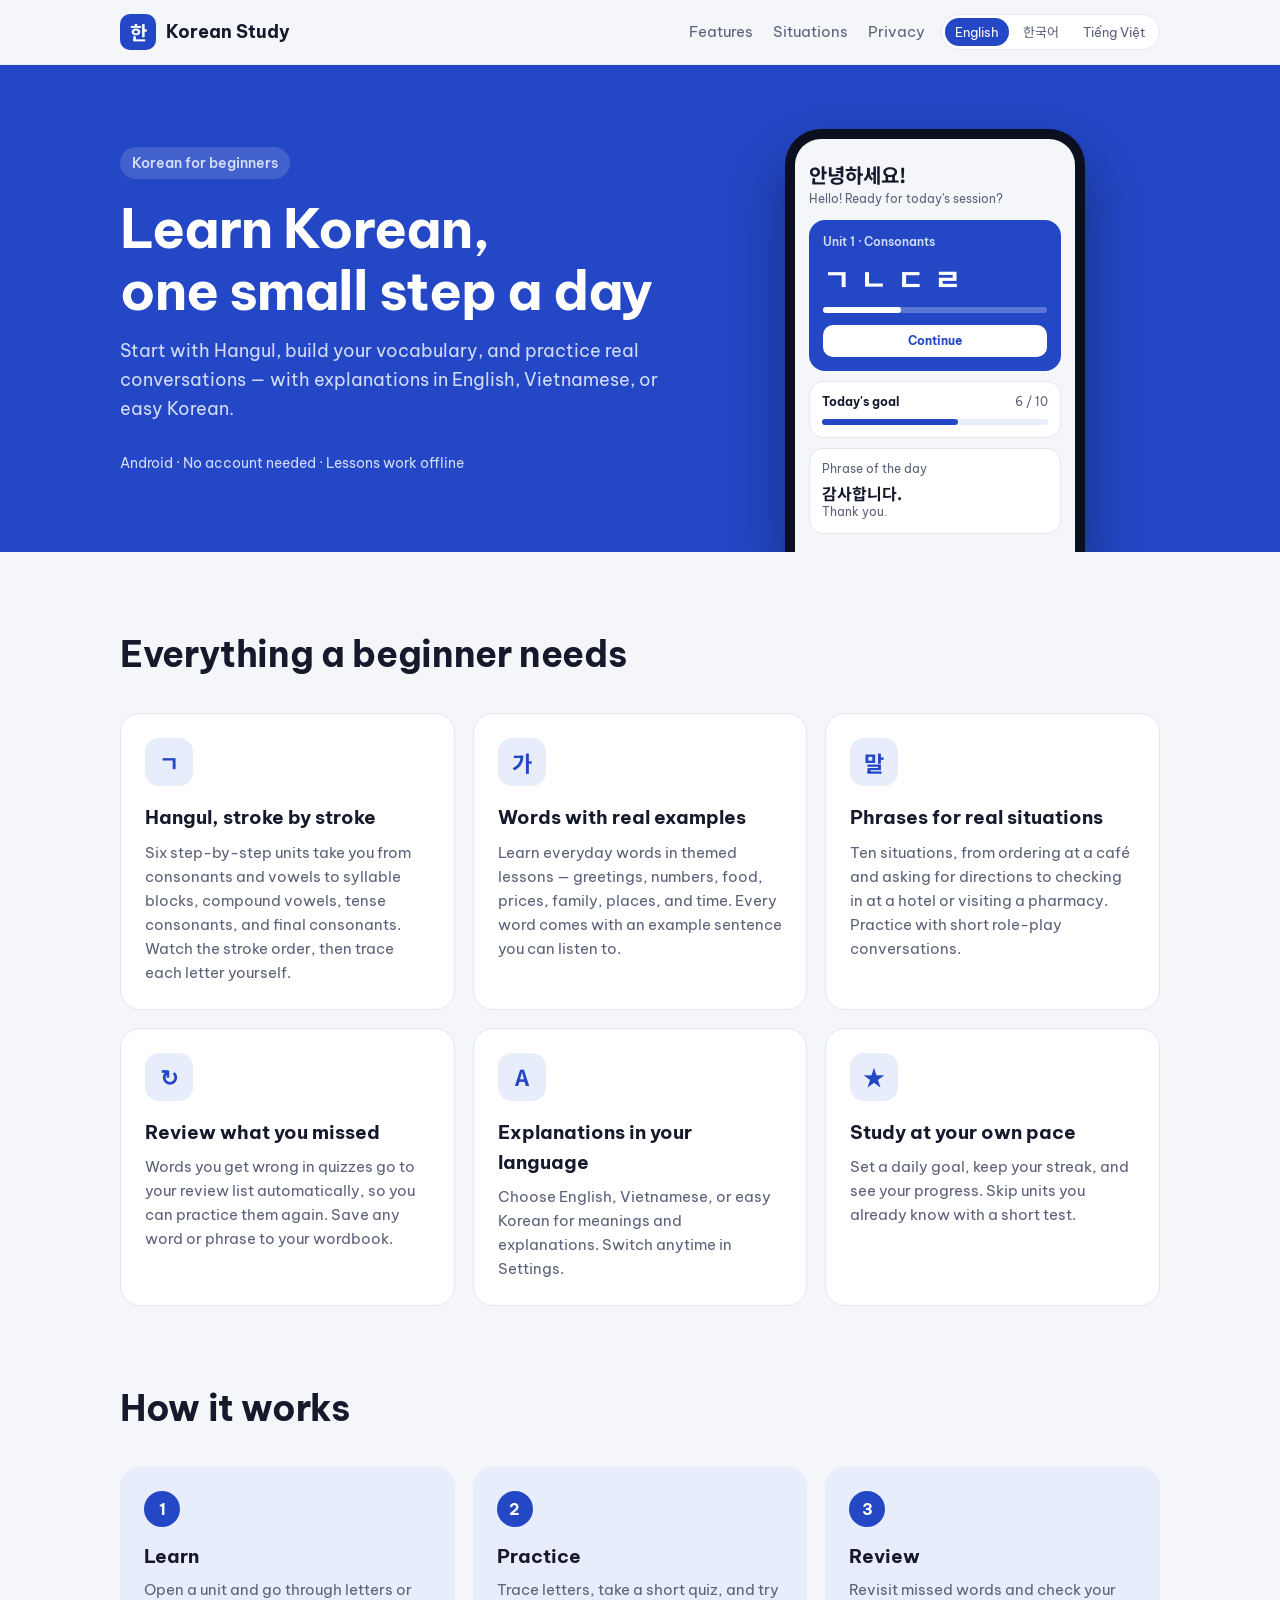
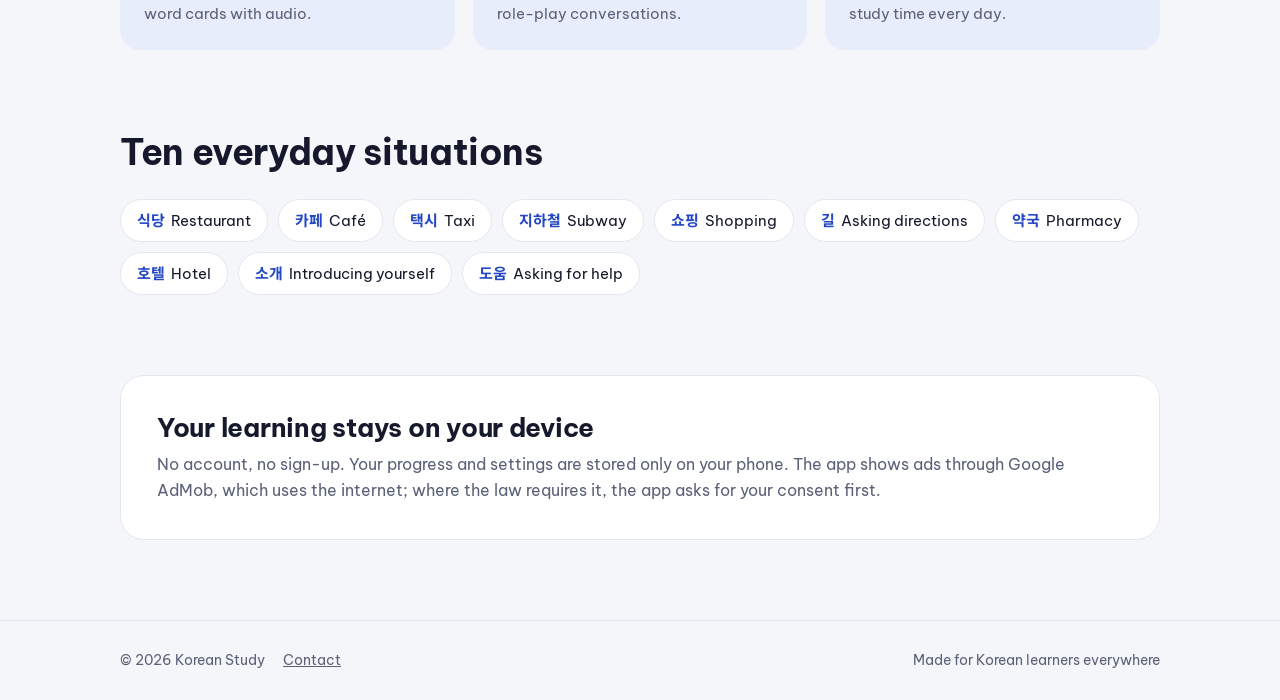
<file: index.html>
<!doctype html>
<html lang="en">
<head>
<meta charset="utf-8">
<meta name="viewport" content="width=device-width,initial-scale=1">
<title>Korean Study — Learn Korean from Hangul to everyday conversation</title>
<meta name="description" content="Learn Hangul with stroke-order tracing, build everyday vocabulary, and practice real conversations. Explanations in English, Vietnamese, or easy Korean.">
<meta name="theme-color" content="#2347C5">
<link rel="preconnect" href="https://fonts.googleapis.com">
<link rel="preconnect" href="https://fonts.gstatic.com" crossorigin>
<link href="https://fonts.googleapis.com/css2?family=Be+Vietnam+Pro:wght@400;600;700&family=Noto+Sans+KR:wght@400;600;700&display=swap" rel="stylesheet">
<style>
:root{--bg:#F5F6FA;--surface:#FFFFFF;--text:#16192C;--muted:#5B6178;--primary:#2347C5;--on-primary:#FFFFFF;--soft:#E8EDFB;
--outline:#E4E7F0;--hero:#2347C5;--on-hero:#FFFFFF;--on-hero-muted:#D3DCF7;--streak:#E8523F;--success:#1E8E5A;--star:#F2B233;color-scheme:light}
@media (prefers-color-scheme:dark){:root{--bg:#0F1220;--surface:#181B2E;--text:#ECEEF7;--muted:#A3A9C2;--primary:#8CA6FF;--on-primary:#0B1230;
--soft:#222C52;--outline:#2A2F47;--hero:#1B2A6B;--on-hero:#FFFFFF;--on-hero-muted:#C7D2F5;--streak:#FF7A66;--success:#4FD08A;color-scheme:dark}}
*{box-sizing:border-box}html{scroll-behavior:smooth}
body{margin:0;background:var(--bg);color:var(--text);font-family:"Be Vietnam Pro","Noto Sans KR",system-ui,sans-serif;line-height:1.6;-webkit-font-smoothing:antialiased}
html:lang(ko) body{font-family:"Noto Sans KR","Be Vietnam Pro",system-ui,sans-serif;word-break:keep-all}
a{color:var(--primary)}
.wrap{max-width:1080px;margin:0 auto;padding:0 20px}
header{position:sticky;top:0;z-index:10;background:color-mix(in srgb,var(--bg) 88%,transparent);backdrop-filter:blur(10px);border-bottom:1px solid var(--outline)}
.bar{display:flex;align-items:center;gap:16px;height:64px}
.brand{display:flex;align-items:center;gap:10px;font-weight:700;font-size:18px;color:var(--text);text-decoration:none}
.logo{width:36px;height:36px;border-radius:10px;background:var(--hero);color:#fff;display:grid;place-items:center;font-family:"Noto Sans KR",sans-serif;font-weight:700;font-size:19px}
nav.links{display:flex;gap:20px;margin-left:auto}nav.links a{color:var(--muted);text-decoration:none;font-size:15px}nav.links a:hover{color:var(--text)}
.lang{display:flex;gap:4px;border:1px solid var(--outline);border-radius:999px;padding:3px;background:var(--surface)}
.lang button{font:inherit;font-size:13px;padding:4px 10px;border:0;border-radius:999px;background:none;color:var(--muted);cursor:pointer;white-space:nowrap}
.lang button[aria-pressed="true"]{background:var(--primary);color:var(--on-primary)}
.hero{background:var(--hero);color:var(--on-hero);overflow:hidden}
.hero .wrap{display:grid;grid-template-columns:1.1fr .9fr;gap:40px;align-items:end;padding-top:64px}
.hero .copy{padding-bottom:64px}
.eyebrow{display:inline-block;font-size:14px;font-weight:600;background:rgba(255,255,255,.14);padding:5px 12px;border-radius:999px;color:var(--on-hero-muted)}
.hero h1{font-size:clamp(34px,5vw,54px);line-height:1.15;margin:18px 0 16px;letter-spacing:-.02em}
.hero p.sub{font-size:18px;color:var(--on-hero-muted);margin:0 0 28px;max-width:34em}
.note{margin-top:0;font-size:14px;color:var(--on-hero-muted)}
.phone{width:min(300px,86%);margin:0 auto;border-radius:36px 36px 0 0;border:10px solid #0B0F1F;border-bottom:0;background:#F5F6FA;color:#16192C;padding:22px 14px 18px;box-shadow:0 30px 60px rgba(0,0,0,.35);font-size:12px;line-height:1.4;text-align:left}
.phone .hi{font-family:"Noto Sans KR",sans-serif;font-weight:700;font-size:20px}
.phone .hello{color:#5B6178;margin:2px 0 12px}
.m-hero{background:#2347C5;color:#fff;border-radius:16px;padding:14px}
.m-hero .u{color:#D3DCF7;font-weight:600}
.m-hero .glyphs{font-family:"Noto Sans KR",sans-serif;font-size:30px;font-weight:700;letter-spacing:.3em;margin:6px 0 8px}
.m-track{height:6px;border-radius:3px;background:rgba(255,255,255,.25)}.m-track i{display:block;height:100%;width:35%;border-radius:3px;background:#fff}
.m-btn{margin-top:12px;background:#fff;color:#2347C5;border-radius:10px;text-align:center;padding:8px;font-weight:700}
.m-card{background:#fff;border:1px solid #E4E7F0;border-radius:14px;padding:12px;margin-top:10px}
.m-card b{display:block}
.m-goal{display:flex;justify-content:space-between;font-weight:700}.m-goal span{color:#5B6178;font-weight:400}
.m-bar{height:6px;border-radius:3px;background:#E8EDFB;margin-top:8px}.m-bar i{display:block;height:100%;width:60%;border-radius:3px;background:#2347C5}
.m-ko{font-family:"Noto Sans KR",sans-serif;font-size:16px;font-weight:700;margin:4px 0 0}
.m-sub{color:#5B6178}
section{padding:80px 0}
h2{font-size:clamp(26px,3.4vw,36px);line-height:1.25;margin:0 0 36px;letter-spacing:-.01em}
.grid{display:grid;grid-template-columns:repeat(3,1fr);gap:18px}
.card{background:var(--surface);border:1px solid var(--outline);border-radius:20px;padding:24px}
.ico{width:48px;height:48px;border-radius:14px;background:var(--soft);color:var(--primary);display:grid;place-items:center;font-family:"Noto Sans KR",sans-serif;font-weight:700;font-size:22px}
.card h3{font-size:19px;margin:16px 0 8px}.card p{margin:0;color:var(--muted);font-size:15px}
.steps{display:grid;grid-template-columns:repeat(3,1fr);gap:18px}
.step{padding:24px;border-radius:20px;background:var(--soft)}
.step b{display:grid;place-items:center;width:36px;height:36px;border-radius:50%;background:var(--primary);color:var(--on-primary);font-size:16px}
.step h3{margin:14px 0 6px;font-size:19px}.step p{margin:0;color:var(--muted);font-size:15px}
.situations{display:flex;flex-wrap:wrap;gap:10px;margin-top:-12px}
.chip{background:var(--surface);border:1px solid var(--outline);border-radius:999px;padding:8px 16px;font-size:15px}
.chip span{font-family:"Noto Sans KR",sans-serif;font-weight:700;margin-right:6px;color:var(--primary)}
.privacy{background:var(--surface);border:1px solid var(--outline);border-radius:24px;padding:36px}
.privacy h2{margin:0 0 8px;font-size:26px}.privacy>p{margin:0;color:var(--muted)}
footer{border-top:1px solid var(--outline);padding:28px 0;color:var(--muted);font-size:14px}
footer .wrap{display:flex;gap:18px;flex-wrap:wrap;align-items:center}footer a{color:var(--muted)}footer .sp{margin-left:auto}
@media (max-width:860px){.hero .wrap{grid-template-columns:1fr;padding-top:44px;text-align:center;gap:8px}.hero .copy{padding-bottom:24px}.hero p.sub{margin-left:auto;margin-right:auto}
.grid,.steps{grid-template-columns:1fr}nav.links{display:none}.lang{margin-left:auto}.privacy{padding:28px 22px}section{padding:56px 0}}
@media (max-width:420px){.brand span{display:none}}
</style>
</head>
<body>
<header><div class="wrap bar">
  <a class="brand" href="#top"><div class="logo" aria-hidden="true">한</div><span>Korean Study</span></a>
  <nav class="links" aria-label="Sections">
    <a href="#features" data-i18n="nav_features"></a><a href="#situations" data-i18n="nav_situations"></a><a href="#privacy" data-i18n="nav_privacy"></a>
  </nav>
  <div class="lang" role="group" data-i18n-aria="lang_label">
    <button type="button" data-lang="en" lang="en">English</button>
    <button type="button" data-lang="ko" lang="ko">한국어</button>
    <button type="button" data-lang="vi" lang="vi">Tiếng Việt</button>
  </div>
</div></header>

<main id="top">
<div class="hero"><div class="wrap">
  <div class="copy">
    <span class="eyebrow" data-i18n="eyebrow"></span>
    <h1 data-i18n-html="h1"></h1>
    <p class="sub" data-i18n="sub"></p>
    <p class="note" data-i18n="note"></p>
  </div>
  <div class="phone" aria-hidden="true">
    <div class="hi">안녕하세요!</div>
    <div class="hello" data-i18n="m_hello"></div>
    <div class="m-hero">
      <div class="u" data-i18n="m_unit"></div>
      <div class="glyphs">ㄱㄴㄷㄹ</div>
      <div class="m-track"><i></i></div>
      <div class="m-btn" data-i18n="m_continue"></div>
    </div>
    <div class="m-card"><div class="m-goal"><span style="color:inherit;font-weight:700" data-i18n="m_goal"></span><span>6 / 10</span></div><div class="m-bar"><i></i></div></div>
    <div class="m-card"><span class="m-sub" data-i18n="m_phrase"></span><p class="m-ko">감사합니다.</p><span class="m-sub" data-i18n="m_thanks"></span></div>
  </div>
</div></div>

<section id="features"><div class="wrap">
  <h2 data-i18n="features_title"></h2>
  <div class="grid">
    <div class="card"><div class="ico" aria-hidden="true">ㄱ</div><h3 data-i18n="f1_t"></h3><p data-i18n="f1_d"></p></div>
    <div class="card"><div class="ico" aria-hidden="true">가</div><h3 data-i18n="f2_t"></h3><p data-i18n="f2_d"></p></div>
    <div class="card"><div class="ico" aria-hidden="true">말</div><h3 data-i18n="f3_t"></h3><p data-i18n="f3_d"></p></div>
    <div class="card"><div class="ico" aria-hidden="true">↻</div><h3 data-i18n="f4_t"></h3><p data-i18n="f4_d"></p></div>
    <div class="card"><div class="ico" aria-hidden="true">A</div><h3 data-i18n="f5_t"></h3><p data-i18n="f5_d"></p></div>
    <div class="card"><div class="ico" aria-hidden="true">★</div><h3 data-i18n="f6_t"></h3><p data-i18n="f6_d"></p></div>
  </div>
</div></section>

<section style="padding-top:0"><div class="wrap">
  <h2 data-i18n="steps_title"></h2>
  <div class="steps">
    <div class="step"><b>1</b><h3 data-i18n="s1_t"></h3><p data-i18n="s1_d"></p></div>
    <div class="step"><b>2</b><h3 data-i18n="s2_t"></h3><p data-i18n="s2_d"></p></div>
    <div class="step"><b>3</b><h3 data-i18n="s3_t"></h3><p data-i18n="s3_d"></p></div>
  </div>
</div></section>

<section id="situations" style="padding-top:0"><div class="wrap">
  <h2 data-i18n="sit_title"></h2>
  <div class="situations" id="sit-list"></div>
</div></section>

<section id="privacy" style="padding-top:0"><div class="wrap">
  <div class="privacy">
    <h2 data-i18n="privacy_title"></h2>
    <p data-i18n="privacy_body"></p>
  </div>
</div></section>
</main>

<footer><div class="wrap">
  <span>© 2026 Korean Study</span>
  <a id="contact" data-i18n="footer_contact"></a>
  <span class="sp" data-i18n="footer_made"></span>
</div></footer>

<script>
const CONTACT = "contact@example.com"; // 문의 메일(바닥글)
const T = {
en: {
  title: "Korean Study — Learn Korean from Hangul to everyday conversation",
  description: "Learn Hangul with stroke-order tracing, build everyday vocabulary, and practice real conversations. Explanations in English, Vietnamese, or easy Korean.",
  nav_features: "Features", nav_situations: "Situations", nav_privacy: "Privacy", lang_label: "Language",
  eyebrow: "Korean for beginners",
  h1: "Learn Korean,<br>one small step a day",
  sub: "Start with Hangul, build your vocabulary, and practice real conversations — with explanations in English, Vietnamese, or easy Korean.",
  note: "Android · No account needed · Lessons work offline",
  m_hello: "Hello! Ready for today's session?", m_unit: "Unit 1 · Consonants", m_continue: "Continue", m_goal: "Today's goal",
  m_phrase: "Phrase of the day", m_thanks: "Thank you.",
  features_title: "Everything a beginner needs",
  f1_t: "Hangul, stroke by stroke", f1_d: "Six step-by-step units take you from consonants and vowels to syllable blocks, compound vowels, tense consonants, and final consonants. Watch the stroke order, then trace each letter yourself.",
  f2_t: "Words with real examples", f2_d: "Learn everyday words in themed lessons — greetings, numbers, food, prices, family, places, and time. Every word comes with an example sentence you can listen to.",
  f3_t: "Phrases for real situations", f3_d: "Ten situations, from ordering at a café and asking for directions to checking in at a hotel or visiting a pharmacy. Practice with short role-play conversations.",
  f4_t: "Review what you missed", f4_d: "Words you get wrong in quizzes go to your review list automatically, so you can practice them again. Save any word or phrase to your wordbook.",
  f5_t: "Explanations in your language", f5_d: "Choose English, Vietnamese, or easy Korean for meanings and explanations. Switch anytime in Settings.",
  f6_t: "Study at your own pace", f6_d: "Set a daily goal, keep your streak, and see your progress. Skip units you already know with a short test.",
  steps_title: "How it works",
  s1_t: "Learn", s1_d: "Open a unit and go through letters or word cards with audio.",
  s2_t: "Practice", s2_d: "Trace letters, take a short quiz, and try role-play conversations.",
  s3_t: "Review", s3_d: "Revisit missed words and check your study time every day.",
  sit_title: "Ten everyday situations",
  sits: ["Restaurant","Café","Taxi","Subway","Shopping","Asking directions","Pharmacy","Hotel","Introducing yourself","Asking for help"],
  privacy_title: "Your learning stays on your device",
  privacy_body: "No account, no sign-up. Your progress and settings are stored only on your phone. The app shows ads through Google AdMob, which uses the internet; where the law requires it, the app asks for your consent first.",
  footer_contact: "Contact", footer_made: "Made for Korean learners everywhere"
},
ko: {
  title: "Korean Study — 한글부터 생활 회화까지 배우는 한국어",
  description: "획순 따라쓰기로 한글을 익히고, 생활 단어와 실제 회화를 연습하세요. 설명은 영어, 베트남어, 쉬운 한국어 중에서 고를 수 있어요.",
  nav_features: "기능", nav_situations: "상황별 회화", nav_privacy: "개인정보", lang_label: "언어",
  eyebrow: "처음 배우는 한국어",
  h1: "하루 한 걸음,<br>한국어를 시작하세요",
  sub: "한글부터 단어, 실제 회화까지. 설명은 영어, 베트남어, 쉬운 한국어 중에서 고를 수 있어요.",
  note: "Android · 회원가입 없음 · 학습은 인터넷 없이도 가능",
  m_hello: "오늘도 같이 공부해 볼까요?", m_unit: "1단원 · 자음", m_continue: "이어서 하기", m_goal: "오늘의 목표",
  m_phrase: "오늘의 표현", m_thanks: "고마운 마음을 전할 때 써요.",
  features_title: "처음 배우는 사람에게 필요한 모든 것",
  f1_t: "획순까지 배우는 한글", f1_d: "자음과 모음부터 글자 만들기, 이중 모음, 된소리, 받침까지 6단원으로 차근차근 배워요. 쓰는 순서를 보고 직접 따라 써 보세요.",
  f2_t: "예문과 함께 배우는 단어", f2_d: "인사, 숫자, 음식, 가격, 가족, 장소, 시간 등 주제별 레슨으로 생활 단어를 배워요. 모든 단어에 소리로 들을 수 있는 예문이 있어요.",
  f3_t: "실제 상황에서 쓰는 문장", f3_d: "카페 주문부터 길 묻기, 호텔 체크인, 약국까지 10가지 상황. 짧은 역할 연습으로 대화를 연습해요.",
  f4_t: "틀린 단어는 다시 복습", f4_d: "퀴즈에서 틀린 단어는 복습 목록에 자동으로 들어가 다시 연습할 수 있어요. 단어와 문장은 단어장에 저장할 수 있어요.",
  f5_t: "내 언어로 보는 설명", f5_d: "뜻과 설명을 영어, 베트남어, 쉬운 한국어 중에서 골라 보세요. 설정에서 언제든 바꿀 수 있어요.",
  f6_t: "내 속도에 맞춘 학습", f6_d: "하루 목표를 정하고 연속 학습일과 진도를 확인하세요. 이미 아는 단원은 짧은 테스트로 건너뛸 수 있어요.",
  steps_title: "이렇게 배워요",
  s1_t: "배우기", s1_d: "단원을 열고 글자나 단어 카드를 소리와 함께 익혀요.",
  s2_t: "연습하기", s2_d: "글자를 따라 쓰고, 짧은 퀴즈를 풀고, 역할 연습으로 대화해 봐요.",
  s3_t: "복습하기", s3_d: "틀린 단어를 다시 보고, 매일 공부한 시간을 확인해요.",
  sit_title: "생활 속 10가지 상황",
  sits: ["식당","카페","택시","지하철","쇼핑","길 묻기","약국","호텔","자기소개","도움 요청"],
  privacy_title: "학습 기록은 내 휴대폰에만",
  privacy_body: "회원가입이 없어요. 학습 기록과 설정은 휴대폰에만 저장돼요. 앱은 Google AdMob 광고를 보여 주며 광고를 받을 때 인터넷을 사용해요. 법으로 동의가 필요한 지역에서는 먼저 동의를 물어요.",
  footer_contact: "문의", footer_made: "한국어를 배우는 모든 사람을 위해"
},
vi: {
  title: "Korean Study — Học tiếng Hàn từ Hangul đến hội thoại hằng ngày",
  description: "Học Hangul qua tập viết theo thứ tự nét, học từ vựng thường ngày và luyện hội thoại thực tế. Giải thích bằng tiếng Việt, tiếng Anh hoặc tiếng Hàn đơn giản.",
  nav_features: "Tính năng", nav_situations: "Tình huống", nav_privacy: "Quyền riêng tư", lang_label: "Ngôn ngữ",
  eyebrow: "Tiếng Hàn cho người mới bắt đầu",
  h1: "Học tiếng Hàn,<br>mỗi ngày một bước nhỏ",
  sub: "Bắt đầu từ bảng chữ Hangul, học từ vựng và luyện hội thoại thực tế — với phần giải thích bằng tiếng Việt, tiếng Anh hoặc tiếng Hàn đơn giản.",
  note: "Android · Không cần tài khoản · Học được cả khi không có mạng",
  m_hello: "Xin chào! Sẵn sàng học hôm nay chưa?", m_unit: "Bài 1 · Phụ âm", m_continue: "Học tiếp", m_goal: "Mục tiêu hôm nay",
  m_phrase: "Câu nói hôm nay", m_thanks: "Cảm ơn.",
  features_title: "Mọi thứ người mới bắt đầu cần",
  f1_t: "Hangul theo từng nét", f1_d: "Sáu bài học từng bước: phụ âm, nguyên âm, ghép âm tiết, nguyên âm ghép, phụ âm căng và phụ âm cuối. Xem thứ tự viết nét rồi tự tập viết từng chữ.",
  f2_t: "Từ vựng kèm câu ví dụ", f2_d: "Học từ vựng thường ngày theo chủ đề — chào hỏi, số đếm, đồ ăn, giá cả, gia đình, địa điểm và thời gian. Mỗi từ đều có câu ví dụ để nghe phát âm.",
  f3_t: "Mẫu câu cho tình huống thật", f3_d: "Mười tình huống, từ gọi đồ ở quán cà phê, hỏi đường, nhận phòng khách sạn đến hiệu thuốc. Luyện tập qua những đoạn hội thoại nhập vai ngắn.",
  f4_t: "Ôn lại từ trả lời sai", f4_d: "Những từ bạn trả lời sai trong bài kiểm tra sẽ tự động được thêm vào mục Ôn tập để luyện lại. Bạn có thể lưu từ và câu vào sổ từ vựng.",
  f5_t: "Giải thích bằng ngôn ngữ của bạn", f5_d: "Chọn tiếng Việt, tiếng Anh hoặc tiếng Hàn đơn giản cho phần nghĩa và giải thích. Có thể đổi bất cứ lúc nào trong Cài đặt.",
  f6_t: "Học theo tốc độ của bạn", f6_d: "Đặt mục tiêu mỗi ngày, giữ chuỗi ngày học và xem tiến độ. Bài nào đã biết có thể bỏ qua bằng một bài kiểm tra ngắn.",
  steps_title: "Cách học",
  s1_t: "Học", s1_d: "Mở một bài và học chữ hoặc thẻ từ vựng kèm phát âm.",
  s2_t: "Luyện tập", s2_d: "Tập viết chữ, làm bài kiểm tra ngắn và thử hội thoại nhập vai.",
  s3_t: "Ôn tập", s3_d: "Xem lại từ trả lời sai và theo dõi thời gian học mỗi ngày.",
  sit_title: "Mười tình huống thường ngày",
  sits: ["Nhà hàng","Quán cà phê","Taxi","Tàu điện ngầm","Mua sắm","Hỏi đường","Hiệu thuốc","Khách sạn","Giới thiệu bản thân","Nhờ giúp đỡ"],
  privacy_title: "Dữ liệu học tập chỉ ở trên điện thoại của bạn",
  privacy_body: "Không cần tài khoản hay đăng ký. Tiến độ và cài đặt chỉ được lưu trên điện thoại của bạn. Ứng dụng hiển thị quảng cáo qua Google AdMob và dùng internet để tải quảng cáo; ở những nơi pháp luật yêu cầu, ứng dụng sẽ hỏi ý kiến đồng ý của bạn trước.",
  footer_contact: "Liên hệ", footer_made: "Dành cho mọi người học tiếng Hàn"
}};
const SIT_KO = ["식당","카페","택시","지하철","쇼핑","길","약국","호텔","소개","도움"];

function esc(s){return s.replace(/[&<>"]/g,c=>({"&":"&amp;","<":"&lt;",">":"&gt;",'"':"&quot;"}[c]));}

function pickLang(){
  const q=new URLSearchParams(location.search).get("lang");
  if(T[q])return q;
  try{const saved=localStorage.getItem("ks-lang");if(T[saved])return saved;}catch(e){}
  for(const l of (navigator.languages||[navigator.language||"en"])){
    const base=String(l).toLowerCase().split("-")[0];
    if(T[base])return base;
  }
  return "en";
}

function apply(lang){
  const t=T[lang];
  document.documentElement.lang=lang;
  document.title=t.title;
  document.querySelector('meta[name="description"]').content=t.description;
  document.querySelectorAll("[data-i18n]").forEach(el=>{el.textContent=t[el.dataset.i18n];});
  document.querySelectorAll("[data-i18n-html]").forEach(el=>{el.innerHTML=t[el.dataset.i18nHtml];});
  document.querySelectorAll("[data-i18n-aria]").forEach(el=>{el.setAttribute("aria-label",t[el.dataset.i18nAria]);});
  document.querySelectorAll(".lang button").forEach(b=>b.setAttribute("aria-pressed",String(b.dataset.lang===lang)));
  document.getElementById("sit-list").innerHTML=t.sits.map((s,i)=>
    lang==="ko"?`<span class="chip">${esc(s)}</span>`:`<span class="chip"><span lang="ko">${SIT_KO[i]}</span>${esc(s)}</span>`).join("");
}

let current=pickLang();
apply(current);
document.querySelectorAll(".lang button").forEach(b=>b.addEventListener("click",()=>{
  current=b.dataset.lang; apply(current);
  try{localStorage.setItem("ks-lang",current);}catch(e){}
  const u=new URL(location.href);u.searchParams.set("lang",current);history.replaceState(null,"",u);
}));
document.getElementById("contact").href="mailto:"+CONTACT;
</script>
</body>
</html>
</file>
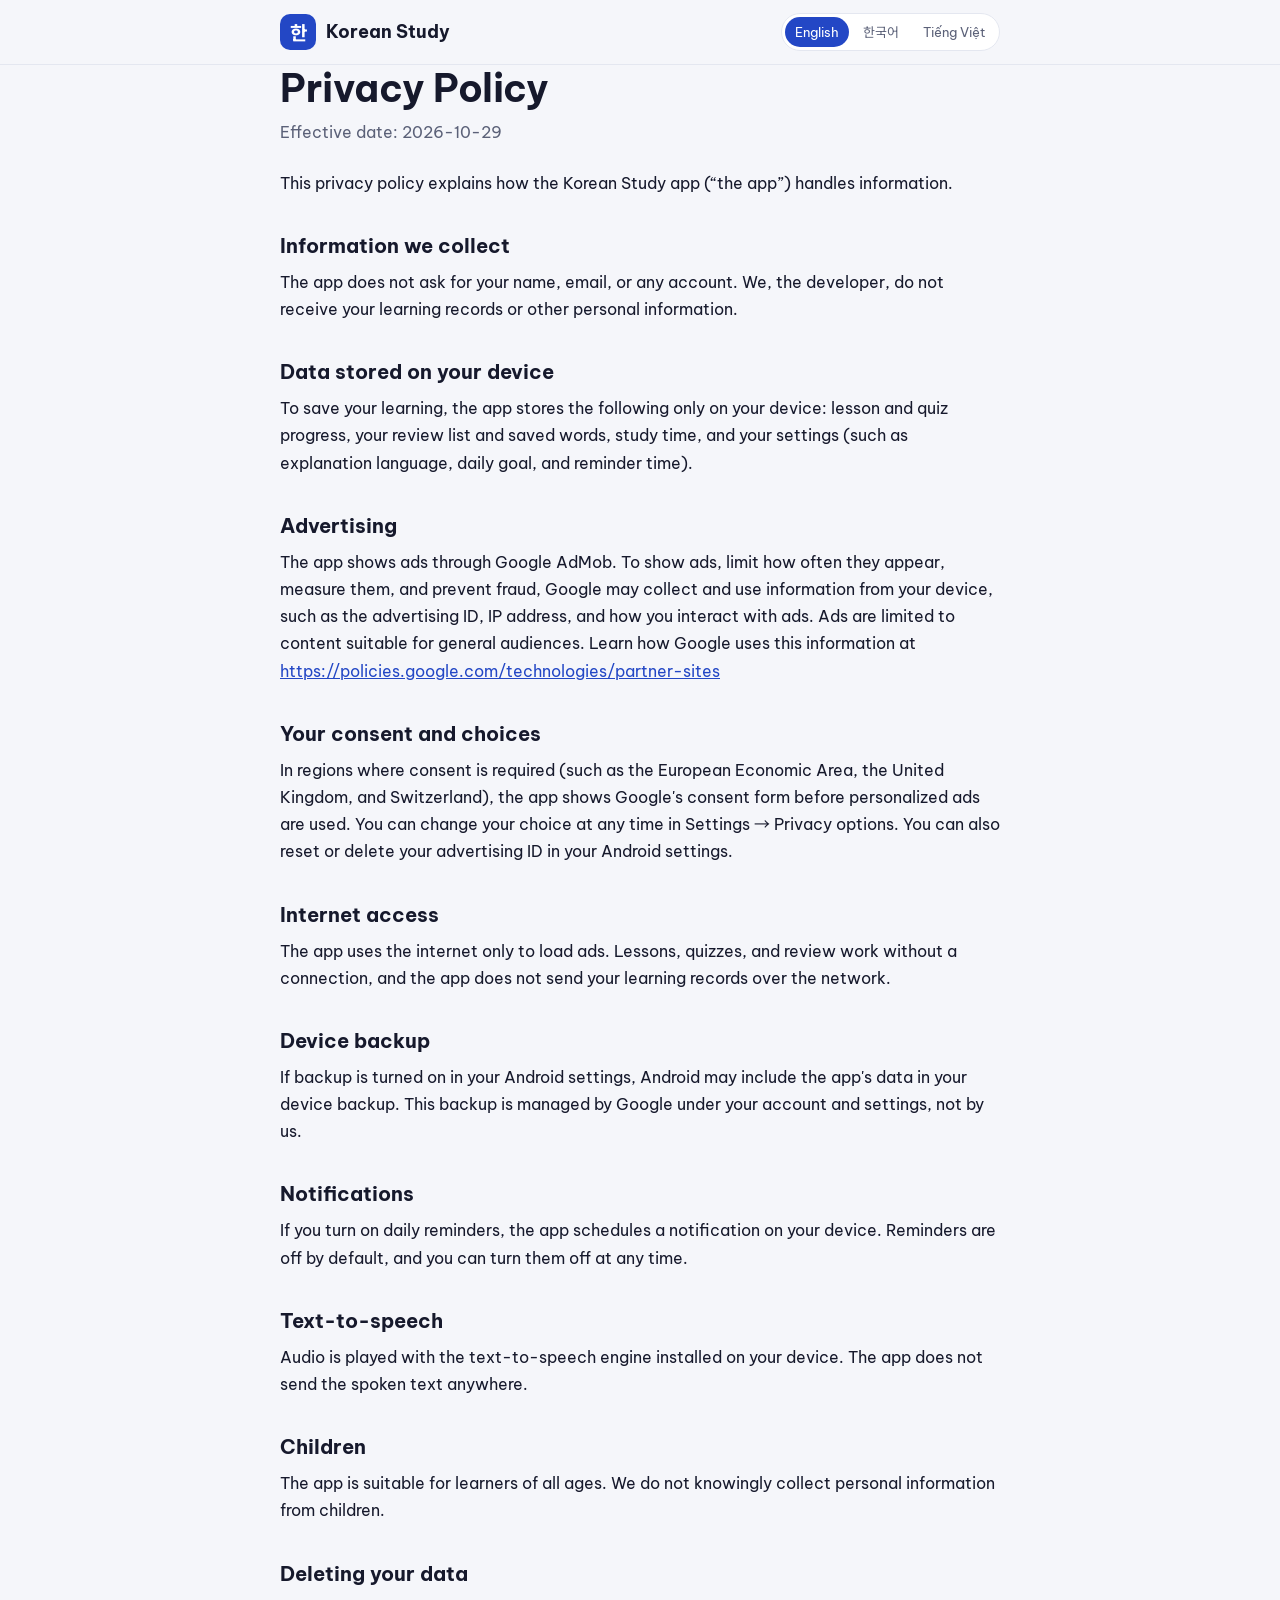
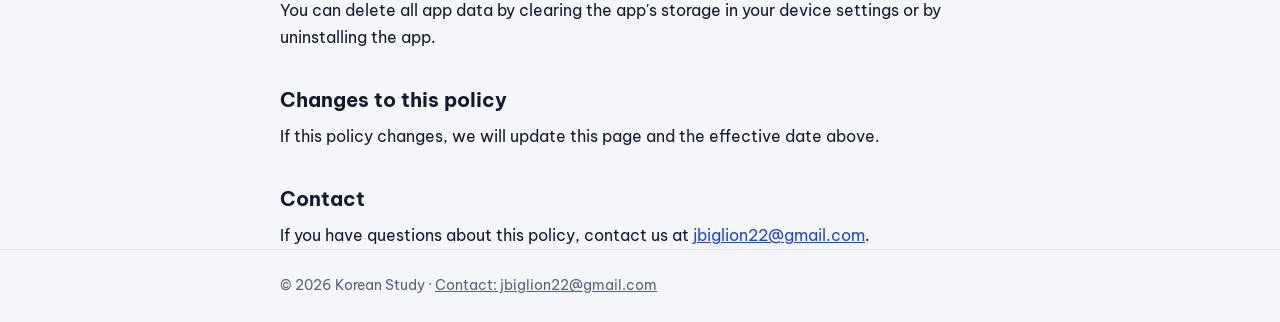
<file: privacy-policy.html>
<!doctype html>
<html lang="en">
<head>
<meta charset="utf-8">
<meta name="viewport" content="width=device-width,initial-scale=1">
<script>
  /* ▼ 여기만 고치면 됩니다 (Edit only these lines) ▼ */
  const CONTACT_EMAIL = "jbiglion22@gmail.com";   // 문의 메일: 모든 언어에 함께 쓰입니다
  const EFFECTIVE_DATE = "2026-10-29";           // 시행일
  /* ▲ 여기까지 ▲ */
</script>
<title>Korean Study — Privacy Policy</title>
<meta name="description" content="Privacy policy for the Korean Study app.">
<meta name="theme-color" content="#2347C5">
<link rel="preconnect" href="https://fonts.googleapis.com">
<link rel="preconnect" href="https://fonts.gstatic.com" crossorigin>
<link href="https://fonts.googleapis.com/css2?family=Be+Vietnam+Pro:wght@400;600;700&family=Noto+Sans+KR:wght@400;600;700&display=swap" rel="stylesheet">
<style>
:root{--bg:#F5F6FA;--surface:#FFFFFF;--text:#16192C;--muted:#5B6178;--primary:#2347C5;--on-primary:#FFFFFF;--outline:#E4E7F0;--hero:#2347C5;color-scheme:light}
@media (prefers-color-scheme:dark){:root{--bg:#0F1220;--surface:#181B2E;--text:#ECEEF7;--muted:#A3A9C2;--primary:#8CA6FF;--on-primary:#0B1230;--outline:#2A2F47;--hero:#1B2A6B;color-scheme:dark}}
*{box-sizing:border-box}
body{margin:0;background:var(--bg);color:var(--text);font-family:"Be Vietnam Pro","Noto Sans KR",system-ui,sans-serif;line-height:1.7;-webkit-font-smoothing:antialiased}
html:lang(ko) body{font-family:"Noto Sans KR","Be Vietnam Pro",system-ui,sans-serif;word-break:keep-all}
a{color:var(--primary)}
.wrap{max-width:760px;margin:0 auto;padding:0 20px}
header{position:sticky;top:0;z-index:10;background:color-mix(in srgb,var(--bg) 88%,transparent);backdrop-filter:blur(10px);border-bottom:1px solid var(--outline)}
.bar{display:flex;align-items:center;gap:16px;height:64px}
.brand{display:flex;align-items:center;gap:10px;font-weight:700;font-size:18px;color:var(--text);text-decoration:none}
.logo{width:36px;height:36px;border-radius:10px;background:var(--hero);color:#fff;display:grid;place-items:center;font-family:"Noto Sans KR",sans-serif;font-weight:700;font-size:19px}
.lang{display:flex;gap:4px;margin-left:auto;border:1px solid var(--outline);border-radius:999px;padding:3px;background:var(--surface)}
.lang button{font:inherit;font-size:13px;padding:4px 10px;border:0;border-radius:999px;background:none;color:var(--muted);cursor:pointer;white-space:nowrap}
.lang button[aria-pressed="true"]{background:var(--primary);color:var(--on-primary)}
main{padding:40px 0 72px}
h1{font-size:clamp(28px,4vw,38px);line-height:1.25;margin:0 0 6px;letter-spacing:-.01em}
.eff{color:var(--muted);margin:0 0 24px}
.intro{margin:0 0 8px}
h2{font-size:20px;margin:32px 0 6px}
p{margin:0;overflow-wrap:anywhere}
footer{border-top:1px solid var(--outline);padding:24px 0;color:var(--muted);font-size:14px}
footer a{color:var(--muted)}
@media (max-width:420px){.brand span{display:none}}
</style>
</head>
<body>
<header><div class="wrap bar">
  <a class="brand" href="index.html"><div class="logo" aria-hidden="true">한</div><span>Korean Study</span></a>
  <div class="lang" role="group" aria-label="Language">
    <button type="button" data-lang="en" lang="en">English</button>
    <button type="button" data-lang="ko" lang="ko">한국어</button>
    <button type="button" data-lang="vi" lang="vi">Tiếng Việt</button>
  </div>
</div></header>

<main class="wrap">
  <h1 id="title">Privacy Policy</h1>
  <p class="eff" id="eff"></p>
  <p class="intro" id="intro"></p>
  <div id="sections"></div>
</main>

<footer><div class="wrap">© 2026 Korean Study · <a id="contact-link" href="#"></a></div></footer>

<script>
const T = {
en: {
  title: "Privacy Policy", page: "Korean Study — Privacy Policy", effective: "Effective date: {date}", contact: "Contact",
  intro: "This privacy policy explains how the Korean Study app (“the app”) handles information.",
  sections: [
    ["Information we collect", "The app does not ask for your name, email, or any account. We, the developer, do not receive your learning records or other personal information."],
    ["Data stored on your device", "To save your learning, the app stores the following only on your device: lesson and quiz progress, your review list and saved words, study time, and your settings (such as explanation language, daily goal, and reminder time)."],
    ["Advertising", "The app shows ads through Google AdMob. To show ads, limit how often they appear, measure them, and prevent fraud, Google may collect and use information from your device, such as the advertising ID, IP address, and how you interact with ads. Ads are limited to content suitable for general audiences. Learn how Google uses this information at https://policies.google.com/technologies/partner-sites"],
    ["Your consent and choices", "In regions where consent is required (such as the European Economic Area, the United Kingdom, and Switzerland), the app shows Google's consent form before personalized ads are used. You can change your choice at any time in Settings → Privacy options. You can also reset or delete your advertising ID in your Android settings."],
    ["Internet access", "The app uses the internet only to load ads. Lessons, quizzes, and review work without a connection, and the app does not send your learning records over the network."],
    ["Device backup", "If backup is turned on in your Android settings, Android may include the app's data in your device backup. This backup is managed by Google under your account and settings, not by us."],
    ["Notifications", "If you turn on daily reminders, the app schedules a notification on your device. Reminders are off by default, and you can turn them off at any time."],
    ["Text-to-speech", "Audio is played with the text-to-speech engine installed on your device. The app does not send the spoken text anywhere."],
    ["Children", "The app is suitable for learners of all ages. We do not knowingly collect personal information from children."],
    ["Deleting your data", "You can delete all app data by clearing the app's storage in your device settings or by uninstalling the app."],
    ["Changes to this policy", "If this policy changes, we will update this page and the effective date above."],
    ["Contact", "If you have questions about this policy, contact us at {email}."]
  ]
},
ko: {
  title: "개인정보처리방침", page: "Korean Study — 개인정보처리방침", effective: "시행일: {date}", contact: "문의",
  intro: "이 개인정보처리방침은 Korean Study 앱(이하 “앱”)이 정보를 어떻게 다루는지 설명합니다.",
  sections: [
    ["수집하는 정보", "앱은 이름, 이메일, 계정을 요구하지 않습니다. 개발자는 사용자의 학습 기록이나 그 밖의 개인정보를 받지 않습니다."],
    ["기기에 저장되는 정보", "학습 내용을 저장하기 위해 앱은 다음 정보를 기기에만 저장합니다: 레슨과 퀴즈 진도, 복습 목록과 저장한 단어, 공부한 시간, 설정(설명 언어, 하루 목표, 알림 시간 등)."],
    ["광고", "앱은 Google AdMob으로 광고를 보여 줍니다. 광고를 보여 주고, 노출 횟수를 조절하고, 성과를 측정하고, 부정 행위를 막기 위해 Google은 광고 ID, IP 주소, 광고와의 상호작용 같은 기기 정보를 수집하고 사용할 수 있습니다. 광고는 모든 연령에 적합한 콘텐츠로 제한합니다. Google이 이 정보를 사용하는 방식은 다음에서 볼 수 있습니다: https://policies.google.com/technologies/partner-sites"],
    ["동의와 선택", "동의가 필요한 지역(유럽 경제 지역, 영국, 스위스 등)에서는 맞춤 광고를 쓰기 전에 Google 동의 창을 보여 줍니다. 선택은 언제든 설정 → 개인정보 옵션에서 바꿀 수 있습니다. Android 설정에서 광고 ID를 재설정하거나 삭제할 수도 있습니다."],
    ["인터넷 사용", "앱은 광고를 받을 때만 인터넷을 사용합니다. 레슨, 퀴즈, 복습은 인터넷 없이도 쓸 수 있으며, 앱은 학습 기록을 네트워크로 보내지 않습니다."],
    ["기기 백업", "Android 설정에서 백업이 켜져 있으면 Android가 앱 데이터를 기기 백업에 포함할 수 있습니다. 이 백업은 사용자의 Google 계정과 설정에 따라 Google이 관리하며 개발자가 관리하지 않습니다."],
    ["알림", "매일 알림을 켜면 앱이 기기에서 알림을 예약합니다. 알림은 처음에 꺼져 있으며 언제든 끌 수 있습니다."],
    ["음성 읽기", "소리는 기기에 설치된 음성 합성(TTS) 엔진으로 재생합니다. 앱은 읽는 문장을 어디에도 보내지 않습니다."],
    ["어린이", "앱은 모든 연령의 학습자가 사용할 수 있습니다. 개발자는 어린이의 개인정보를 의도적으로 수집하지 않습니다."],
    ["데이터 삭제", "기기 설정에서 앱 저장공간을 지우거나 앱을 삭제하면 모든 앱 데이터가 삭제됩니다."],
    ["방침의 변경", "이 방침이 바뀌면 이 페이지와 위의 시행일을 고칩니다."],
    ["문의", "이 방침에 대해 궁금한 점은 다음 주소로 문의해 주세요: {email}"]
  ]
},
vi: {
  title: "Chính sách quyền riêng tư", page: "Korean Study — Chính sách quyền riêng tư", effective: "Ngày có hiệu lực: {date}", contact: "Liên hệ",
  intro: "Chính sách này giải thích cách ứng dụng Korean Study (“ứng dụng”) xử lý thông tin.",
  sections: [
    ["Thông tin chúng tôi thu thập", "Ứng dụng không yêu cầu tên, email hay tài khoản. Chúng tôi (nhà phát triển) không nhận dữ liệu học tập hay bất kỳ thông tin cá nhân nào khác của bạn."],
    ["Dữ liệu lưu trên thiết bị", "Để lưu quá trình học, ứng dụng chỉ lưu các thông tin sau trên thiết bị của bạn: tiến độ bài học và bài kiểm tra, danh sách ôn tập và từ đã lưu, thời gian học, và cài đặt (như ngôn ngữ giải thích, mục tiêu mỗi ngày, giờ nhắc)."],
    ["Quảng cáo", "Ứng dụng hiển thị quảng cáo qua Google AdMob. Để hiển thị quảng cáo, giới hạn số lần xuất hiện, đo lường hiệu quả và ngăn gian lận, Google có thể thu thập và sử dụng thông tin từ thiết bị như mã nhận dạng quảng cáo, địa chỉ IP và cách bạn tương tác với quảng cáo. Quảng cáo được giới hạn ở nội dung phù hợp với mọi lứa tuổi. Xem cách Google sử dụng thông tin này tại: https://policies.google.com/technologies/partner-sites"],
    ["Sự đồng ý và lựa chọn của bạn", "Ở những khu vực cần sự đồng ý (như Khu vực Kinh tế Châu Âu, Vương quốc Anh và Thụy Sĩ), ứng dụng hiển thị biểu mẫu đồng ý của Google trước khi dùng quảng cáo cá nhân hóa. Bạn có thể thay đổi lựa chọn bất cứ lúc nào trong Cài đặt → Tùy chọn quyền riêng tư. Bạn cũng có thể đặt lại hoặc xóa mã nhận dạng quảng cáo trong cài đặt Android."],
    ["Truy cập internet", "Ứng dụng chỉ dùng internet để tải quảng cáo. Bài học, bài kiểm tra và ôn tập vẫn dùng được khi không có mạng, và ứng dụng không gửi dữ liệu học tập của bạn qua mạng."],
    ["Sao lưu thiết bị", "Nếu bạn bật sao lưu trong cài đặt Android, Android có thể đưa dữ liệu của ứng dụng vào bản sao lưu thiết bị. Bản sao lưu này do Google quản lý theo tài khoản và cài đặt của bạn, không phải do chúng tôi."],
    ["Thông báo", "Nếu bạn bật nhắc học mỗi ngày, ứng dụng sẽ đặt lịch thông báo trên thiết bị. Nhắc nhở mặc định đang tắt và bạn có thể tắt bất cứ lúc nào."],
    ["Đọc thành tiếng", "Âm thanh được phát bằng công cụ chuyển văn bản thành giọng nói (TTS) có sẵn trên thiết bị. Ứng dụng không gửi nội dung được đọc đi đâu cả."],
    ["Trẻ em", "Ứng dụng phù hợp với người học ở mọi lứa tuổi. Chúng tôi không cố ý thu thập thông tin cá nhân của trẻ em."],
    ["Xóa dữ liệu", "Bạn có thể xóa toàn bộ dữ liệu bằng cách xóa bộ nhớ của ứng dụng trong cài đặt thiết bị hoặc gỡ cài đặt ứng dụng."],
    ["Thay đổi chính sách", "Nếu chính sách thay đổi, chúng tôi sẽ cập nhật trang này và ngày có hiệu lực ở trên."],
    ["Liên hệ", "Nếu có câu hỏi về chính sách này, vui lòng liên hệ {email}."]
  ]
}};

function esc(s){return s.replace(/[&<>"]/g,c=>({"&":"&amp;","<":"&lt;",">":"&gt;",'"':"&quot;"}[c]));}
function rich(s){
  return esc(s)
    .replace(/https:\/\/\S+/g,u=>`<a href="${u}" rel="noopener">${u}</a>`)
    .replace("{email}",`<a href="mailto:${esc(CONTACT_EMAIL)}">${esc(CONTACT_EMAIL)}</a>`);
}

// 언어: ?lang= → 이전에 고른 언어 → 브라우저 언어 → 영어
function pickLang(){
  const q=new URLSearchParams(location.search).get("lang");
  if(T[q])return q;
  try{const saved=localStorage.getItem("ks-lang");if(T[saved])return saved;}catch(e){}
  for(const l of (navigator.languages||[navigator.language||"en"])){
    const base=String(l).toLowerCase().split("-")[0];
    if(T[base])return base;
  }
  return "en";
}

function apply(lang){
  const t=T[lang];
  document.documentElement.lang=lang;
  document.title=t.page;
  document.getElementById("title").textContent=t.title;
  document.getElementById("eff").textContent=t.effective.replace("{date}",EFFECTIVE_DATE);
  document.getElementById("intro").textContent=t.intro;
  document.getElementById("sections").innerHTML=t.sections.map(([h,b])=>`<h2>${esc(h)}</h2><p>${rich(b)}</p>`).join("");
  const c=document.getElementById("contact-link");
  c.textContent=`${t.contact}: ${CONTACT_EMAIL}`;
  c.href=`mailto:${CONTACT_EMAIL}`;
  document.querySelectorAll(".lang button").forEach(b=>b.setAttribute("aria-pressed",String(b.dataset.lang===lang)));
}

apply(pickLang());
document.querySelectorAll(".lang button").forEach(b=>b.addEventListener("click",()=>{
  apply(b.dataset.lang);
  try{localStorage.setItem("ks-lang",b.dataset.lang);}catch(e){}
  const u=new URL(location.href);u.searchParams.set("lang",b.dataset.lang);history.replaceState(null,"",u);
}));
</script>
</body>
</html>
</file>
